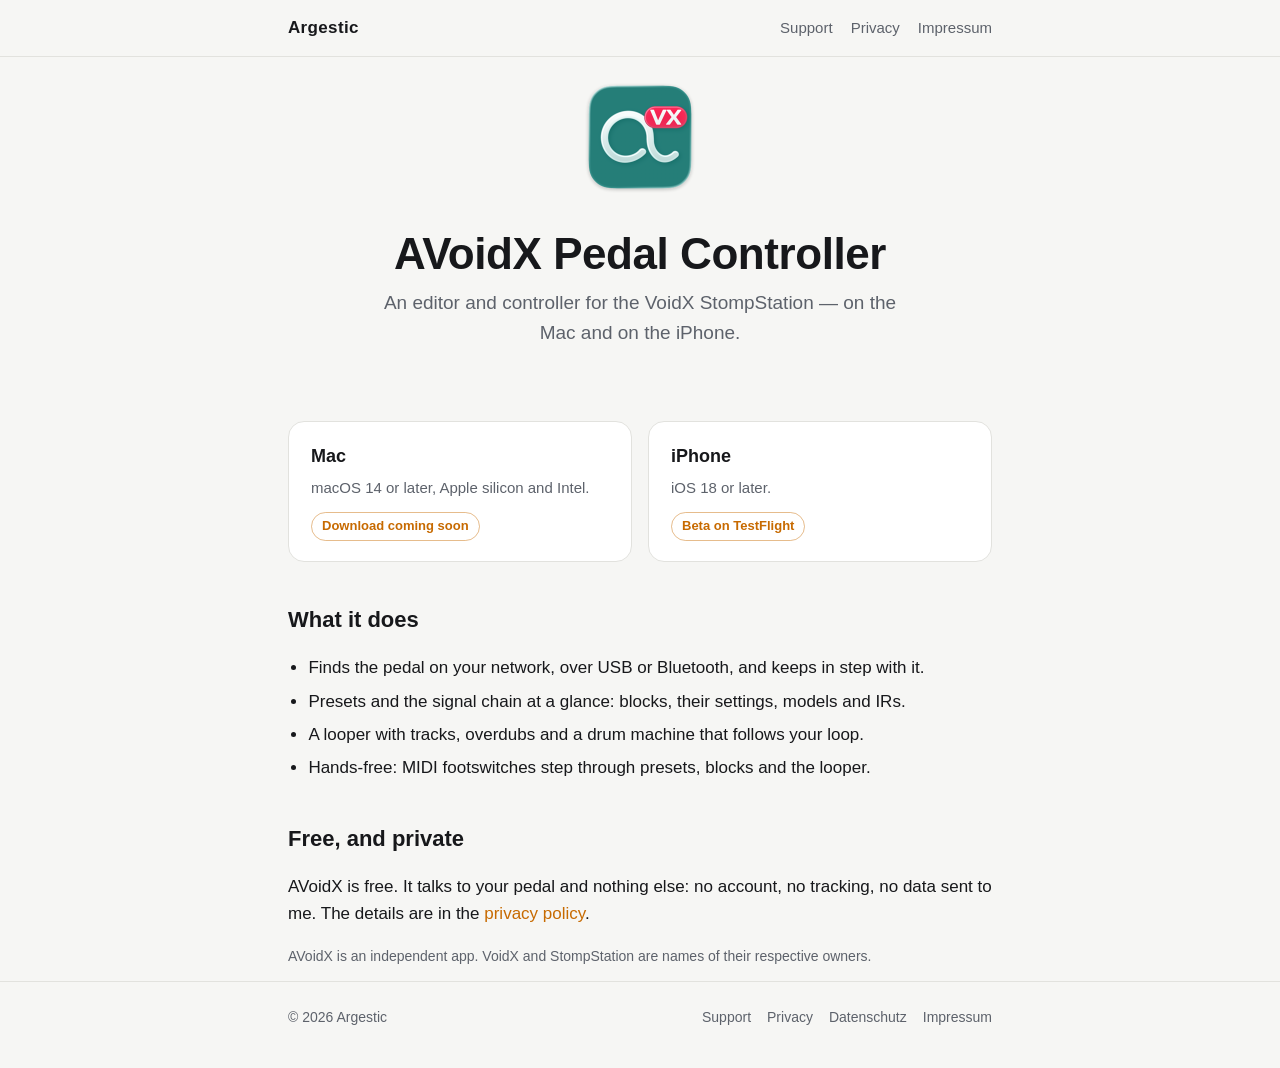
<file: index.html>
<!doctype html>
<html lang="en">
<head>
  <meta charset="utf-8">
  <meta name="viewport" content="width=device-width, initial-scale=1">
  <title>AVoidX Pedal Controller — Argestic</title>
  <meta name="description" content="AVoidX Pedal Controller: an editor and controller for the VoidX StompStation, for Mac and iPhone.">
  <link rel="icon" type="image/png" href="assets/favicon.png">
  <link rel="stylesheet" href="assets/style.css">
</head>
<body>
  <header class="site">
    <div class="wrap">
      <a class="brand" href="./">Argestic</a>
      <nav>
        <a href="support.html">Support</a>
        <a href="privacy.html">Privacy</a>
        <a href="impressum.html">Impressum</a>
      </nav>
    </div>
  </header>

  <main class="wrap">
    <section class="hero">
      <img src="assets/avoidx-icon.png" alt="AVoidX app icon" width="128" height="128">
      <h1>AVoidX Pedal Controller</h1>
      <p class="lead">An editor and controller for the VoidX StompStation — on the Mac and on the iPhone.</p>
    </section>

    <section class="platforms">
      <div class="card">
        <h3>Mac</h3>
        <p>macOS 14 or later, Apple silicon and Intel.</p>
        <span class="badge">Download coming soon</span>
      </div>
      <div class="card">
        <h3>iPhone</h3>
        <p>iOS 18 or later.</p>
        <span class="badge">Beta on TestFlight</span>
      </div>
    </section>

    <h2>What it does</h2>
    <ul class="features">
      <li>Finds the pedal on your network, over USB or Bluetooth, and keeps in step with it.</li>
      <li>Presets and the signal chain at a glance: blocks, their settings, models and IRs.</li>
      <li>A looper with tracks, overdubs and a drum machine that follows your loop.</li>
      <li>Hands-free: MIDI footswitches step through presets, blocks and the looper.</li>
    </ul>

    <h2>Free, and private</h2>
    <p>AVoidX is free. It talks to your pedal and nothing else: no account, no tracking, no data sent to me.
      The details are in the <a href="privacy.html">privacy policy</a>.</p>

    <p class="muted small">AVoidX is an independent app. VoidX and StompStation are names of their respective owners.</p>
  </main>

  <footer class="site">
    <div class="wrap">
      <span>© 2026 Argestic</span>
      <nav>
        <a href="support.html">Support</a>
        <a href="privacy.html">Privacy</a>
        <a href="datenschutz.html">Datenschutz</a>
        <a href="impressum.html">Impressum</a>
      </nav>
    </div>
  </footer>
</body>
</html>
</file>
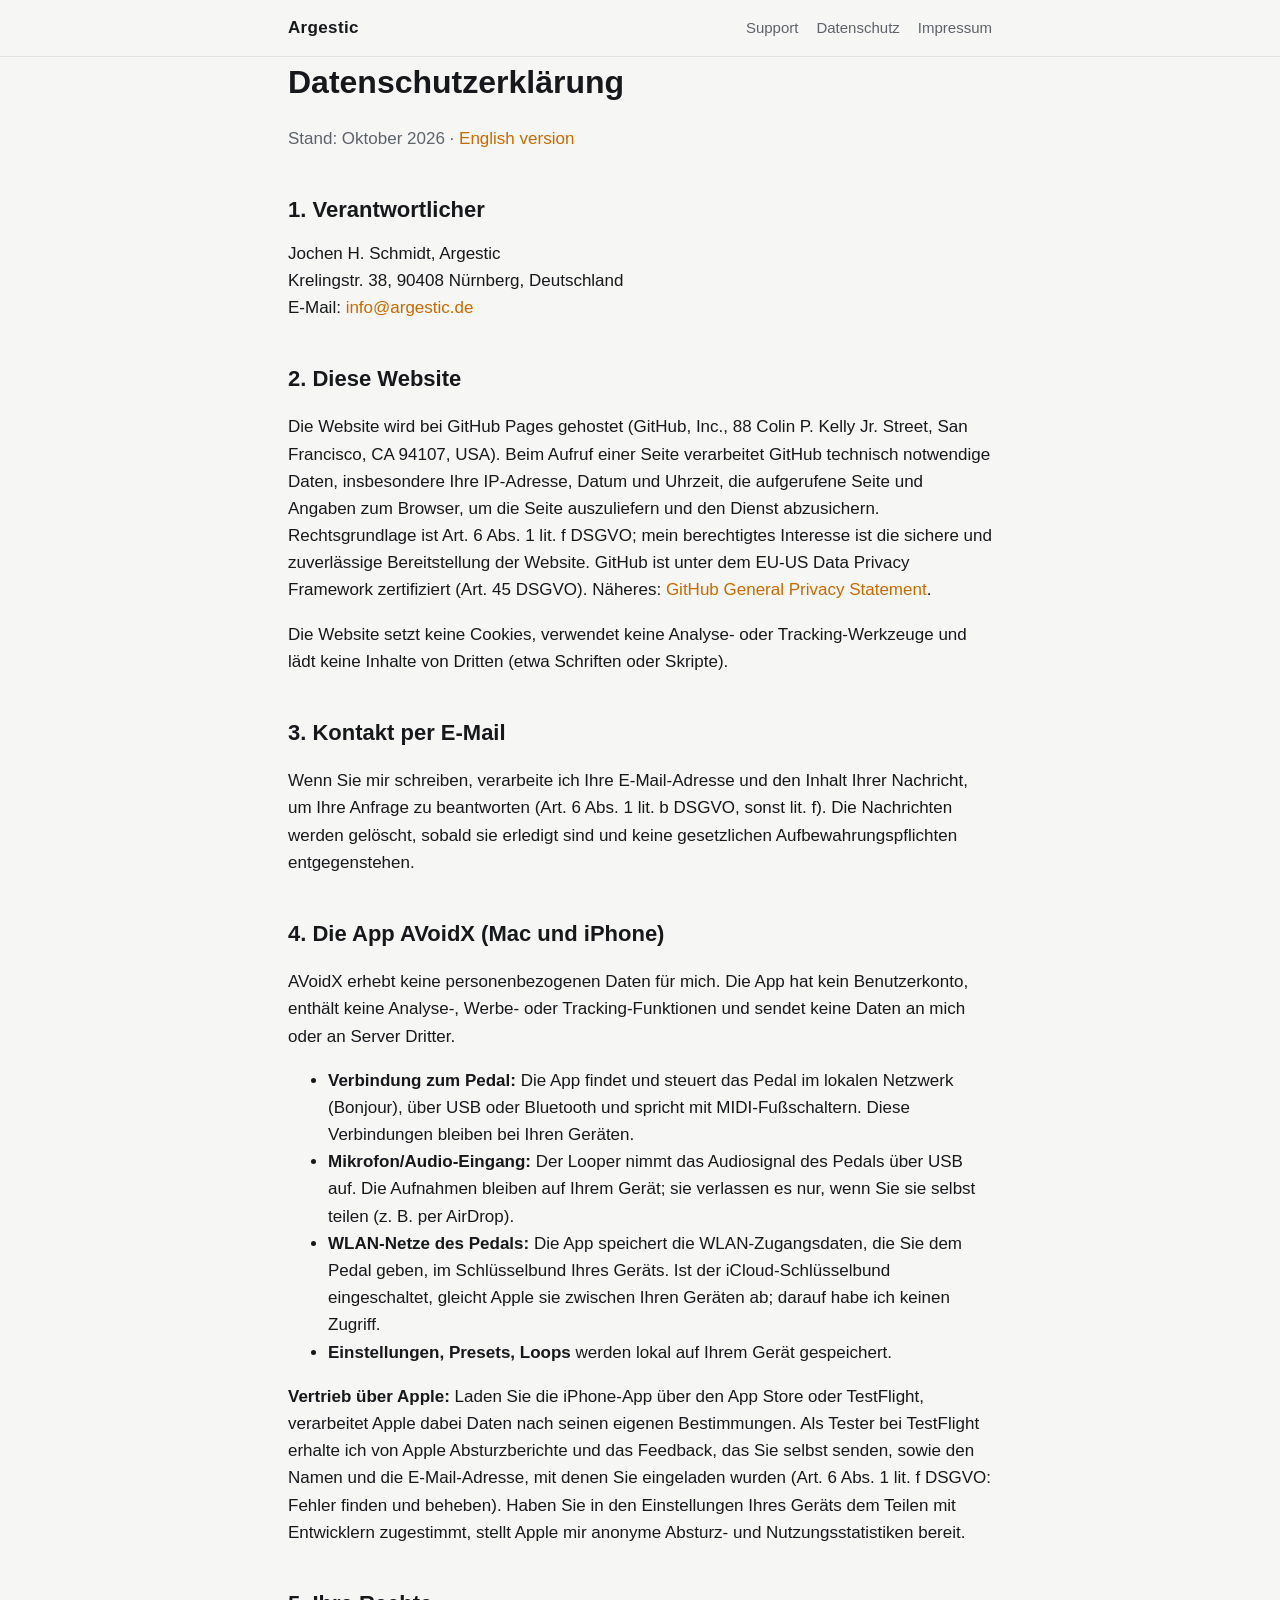
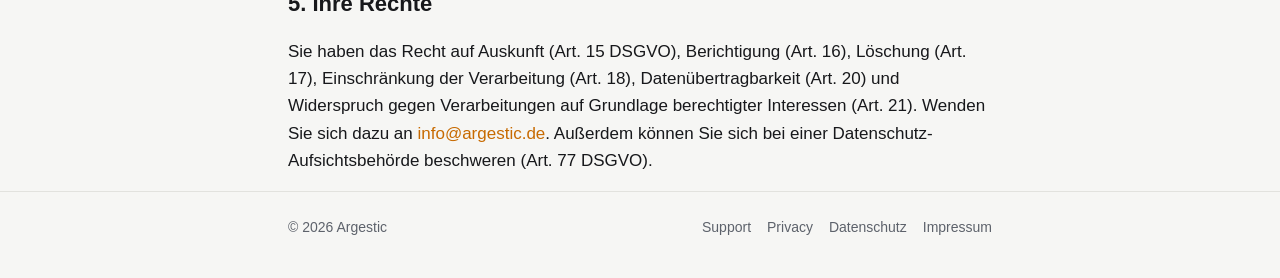
<file: datenschutz.html>
<!doctype html>
<html lang="de">
<head>
  <meta charset="utf-8">
  <meta name="viewport" content="width=device-width, initial-scale=1">
  <title>Datenschutz — Argestic</title>
  <link rel="icon" type="image/png" href="assets/favicon.png">
  <link rel="stylesheet" href="assets/style.css">
</head>
<body>
  <header class="site">
    <div class="wrap">
      <a class="brand" href="./">Argestic</a>
      <nav>
        <a href="support.html">Support</a>
        <a href="datenschutz.html">Datenschutz</a>
        <a href="impressum.html">Impressum</a>
      </nav>
    </div>
  </header>

  <main class="wrap">
    <article>
      <h1>Datenschutzerklärung</h1>
      <p class="muted">Stand: Oktober 2026 · <a href="privacy.html">English version</a></p>

      <h2>1. Verantwortlicher</h2>
      <address>
        Jochen H. Schmidt, Argestic<br>
        Krelingstr. 38, 90408 Nürnberg, Deutschland<br>
        E-Mail: <a href="mailto:info@argestic.de">info@argestic.de</a>
      </address>

      <h2>2. Diese Website</h2>
      <p>Die Website wird bei GitHub Pages gehostet (GitHub, Inc., 88 Colin P. Kelly Jr. Street,
        San Francisco, CA 94107, USA). Beim Aufruf einer Seite verarbeitet GitHub technisch notwendige
        Daten, insbesondere Ihre IP-Adresse, Datum und Uhrzeit, die aufgerufene Seite und Angaben zum
        Browser, um die Seite auszuliefern und den Dienst abzusichern. Rechtsgrundlage ist
        Art. 6 Abs. 1 lit. f DSGVO; mein berechtigtes Interesse ist die sichere und zuverlässige
        Bereitstellung der Website. GitHub ist unter dem EU-US Data Privacy Framework zertifiziert
        (Art. 45 DSGVO). Näheres: <a href="https://docs.github.com/site-policy/privacy-policies/github-general-privacy-statement">GitHub General Privacy Statement</a>.</p>
      <p>Die Website setzt keine Cookies, verwendet keine Analyse- oder Tracking-Werkzeuge und lädt keine
        Inhalte von Dritten (etwa Schriften oder Skripte).</p>

      <h2>3. Kontakt per E-Mail</h2>
      <p>Wenn Sie mir schreiben, verarbeite ich Ihre E-Mail-Adresse und den Inhalt Ihrer Nachricht, um
        Ihre Anfrage zu beantworten (Art. 6 Abs. 1 lit. b DSGVO, sonst lit. f). Die Nachrichten werden
        gelöscht, sobald sie erledigt sind und keine gesetzlichen Aufbewahrungspflichten entgegenstehen.</p>

      <h2>4. Die App AVoidX (Mac und iPhone)</h2>
      <p>AVoidX erhebt keine personenbezogenen Daten für mich. Die App hat kein Benutzerkonto, enthält
        keine Analyse-, Werbe- oder Tracking-Funktionen und sendet keine Daten an mich oder an Server
        Dritter.</p>
      <ul>
        <li><strong>Verbindung zum Pedal:</strong> Die App findet und steuert das Pedal im lokalen
          Netzwerk (Bonjour), über USB oder Bluetooth und spricht mit MIDI-Fußschaltern. Diese
          Verbindungen bleiben bei Ihren Geräten.</li>
        <li><strong>Mikrofon/Audio-Eingang:</strong> Der Looper nimmt das Audiosignal des Pedals über
          USB auf. Die Aufnahmen bleiben auf Ihrem Gerät; sie verlassen es nur, wenn Sie sie selbst
          teilen (z. B. per AirDrop).</li>
        <li><strong>WLAN-Netze des Pedals:</strong> Die App speichert die WLAN-Zugangsdaten, die Sie dem
          Pedal geben, im Schlüsselbund Ihres Geräts. Ist der iCloud-Schlüsselbund eingeschaltet,
          gleicht Apple sie zwischen Ihren Geräten ab; darauf habe ich keinen Zugriff.</li>
        <li><strong>Einstellungen, Presets, Loops</strong> werden lokal auf Ihrem Gerät gespeichert.</li>
      </ul>
      <p><strong>Vertrieb über Apple:</strong> Laden Sie die iPhone-App über den App Store oder
        TestFlight, verarbeitet Apple dabei Daten nach seinen eigenen Bestimmungen. Als Tester bei
        TestFlight erhalte ich von Apple Absturzberichte und das Feedback, das Sie selbst senden, sowie
        den Namen und die E-Mail-Adresse, mit denen Sie eingeladen wurden (Art. 6 Abs. 1 lit. f DSGVO:
        Fehler finden und beheben). Haben Sie in den Einstellungen Ihres Geräts dem Teilen mit
        Entwicklern zugestimmt, stellt Apple mir anonyme Absturz- und Nutzungsstatistiken bereit.</p>

      <h2>5. Ihre Rechte</h2>
      <p>Sie haben das Recht auf Auskunft (Art. 15 DSGVO), Berichtigung (Art. 16), Löschung (Art. 17),
        Einschränkung der Verarbeitung (Art. 18), Datenübertragbarkeit (Art. 20) und Widerspruch gegen
        Verarbeitungen auf Grundlage berechtigter Interessen (Art. 21). Wenden Sie sich dazu an
        <a href="mailto:info@argestic.de">info@argestic.de</a>. Außerdem können Sie sich bei einer
        Datenschutz-Aufsichtsbehörde beschweren (Art. 77 DSGVO).</p>
    </article>
  </main>

  <footer class="site">
    <div class="wrap">
      <span>© 2026 Argestic</span>
      <nav>
        <a href="support.html">Support</a>
        <a href="privacy.html">Privacy</a>
        <a href="datenschutz.html">Datenschutz</a>
        <a href="impressum.html">Impressum</a>
      </nav>
    </div>
  </footer>
</body>
</html>
</file>
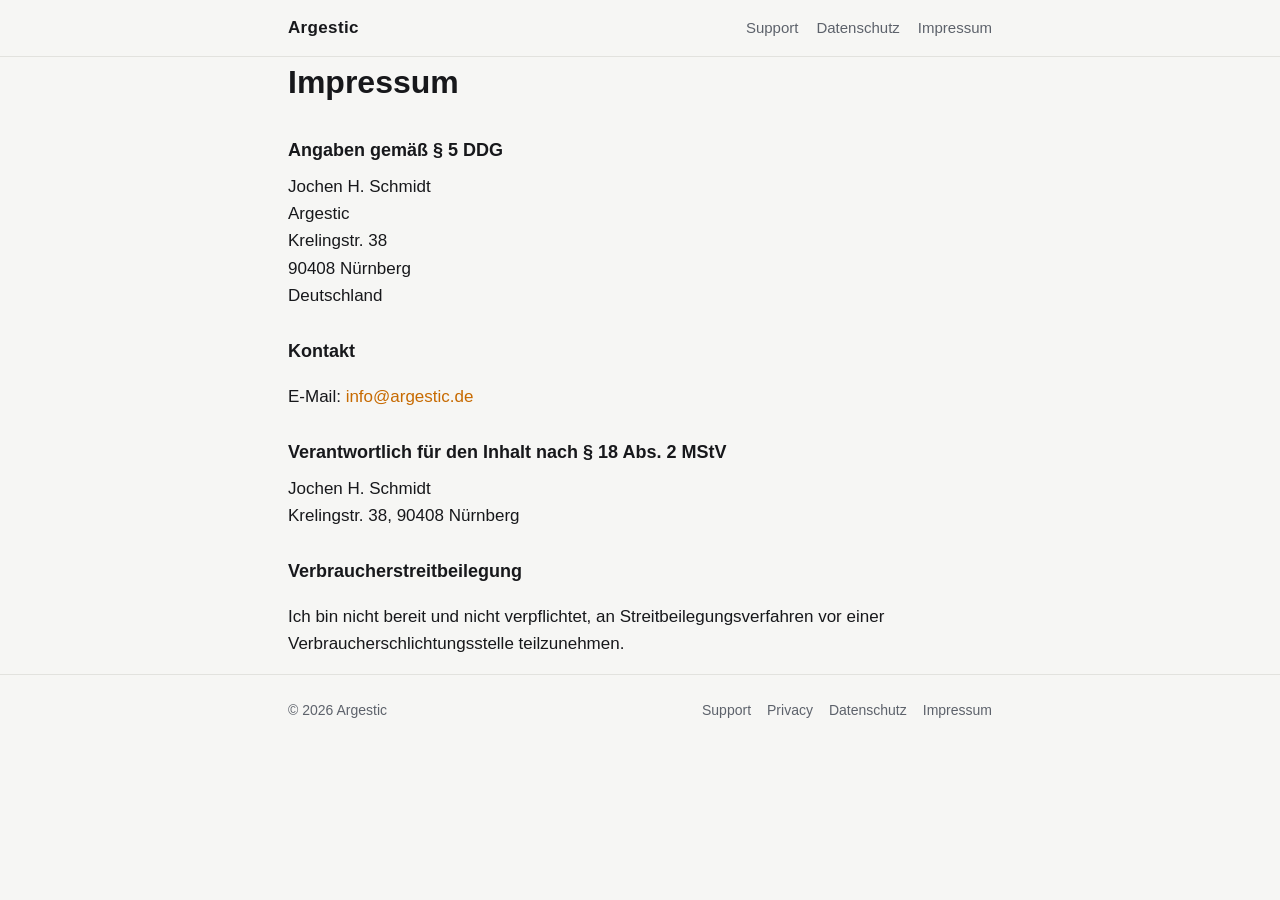
<file: impressum.html>
<!doctype html>
<html lang="de">
<head>
  <meta charset="utf-8">
  <meta name="viewport" content="width=device-width, initial-scale=1">
  <title>Impressum — Argestic</title>
  <meta name="robots" content="noindex">
  <link rel="icon" type="image/png" href="assets/favicon.png">
  <link rel="stylesheet" href="assets/style.css">
</head>
<body>
  <header class="site">
    <div class="wrap">
      <a class="brand" href="./">Argestic</a>
      <nav>
        <a href="support.html">Support</a>
        <a href="datenschutz.html">Datenschutz</a>
        <a href="impressum.html">Impressum</a>
      </nav>
    </div>
  </header>

  <main class="wrap">
    <article>
      <h1>Impressum</h1>

      <h3>Angaben gemäß § 5 DDG</h3>
      <address>
        Jochen H. Schmidt<br>
        Argestic<br>
        Krelingstr. 38<br>
        90408 Nürnberg<br>
        Deutschland
      </address>

      <h3>Kontakt</h3>
      <p>E-Mail: <a href="mailto:info@argestic.de">info@argestic.de</a></p>

      <h3>Verantwortlich für den Inhalt nach § 18 Abs. 2 MStV</h3>
      <address>
        Jochen H. Schmidt<br>
        Krelingstr. 38, 90408 Nürnberg
      </address>

      <h3>Verbraucherstreitbeilegung</h3>
      <p>Ich bin nicht bereit und nicht verpflichtet, an Streitbeilegungsverfahren vor einer
        Verbraucherschlichtungsstelle teilzunehmen.</p>
    </article>
  </main>

  <footer class="site">
    <div class="wrap">
      <span>© 2026 Argestic</span>
      <nav>
        <a href="support.html">Support</a>
        <a href="privacy.html">Privacy</a>
        <a href="datenschutz.html">Datenschutz</a>
        <a href="impressum.html">Impressum</a>
      </nav>
    </div>
  </footer>
</body>
</html>
</file>
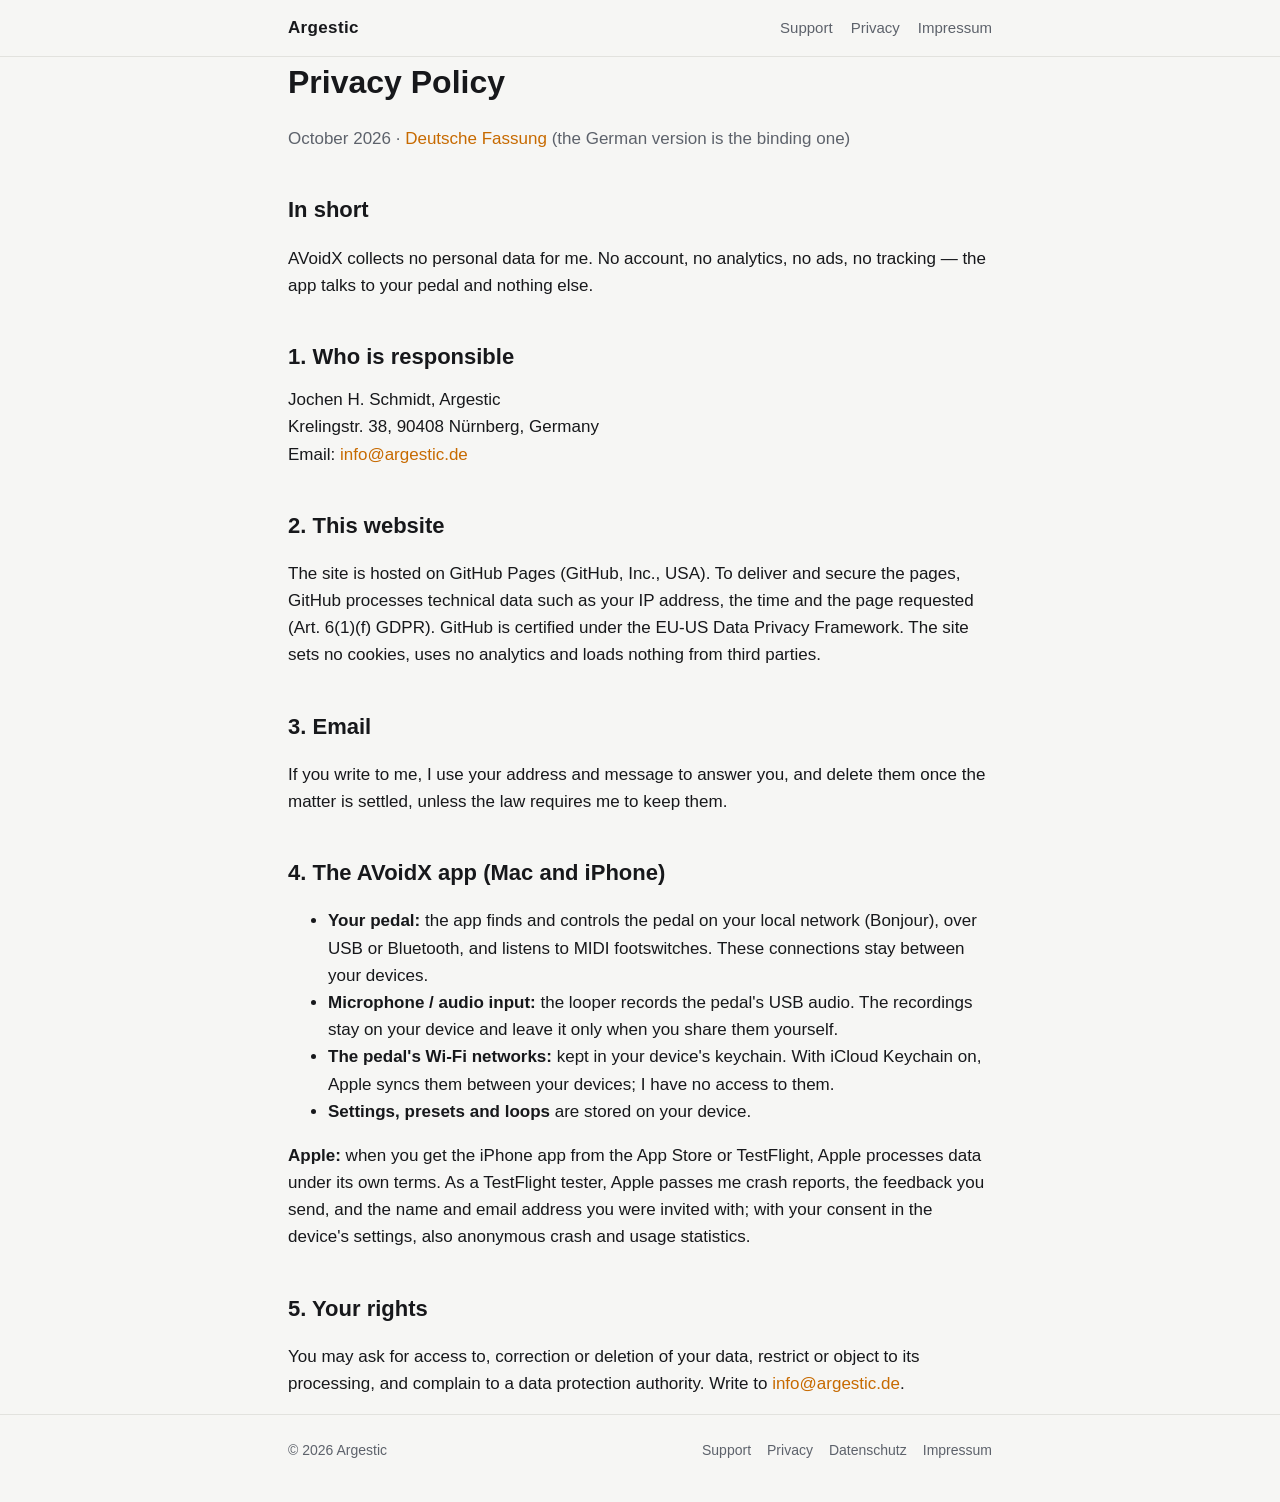
<file: privacy.html>
<!doctype html>
<html lang="en">
<head>
  <meta charset="utf-8">
  <meta name="viewport" content="width=device-width, initial-scale=1">
  <title>Privacy — AVoidX</title>
  <link rel="icon" type="image/png" href="assets/favicon.png">
  <link rel="stylesheet" href="assets/style.css">
</head>
<body>
  <header class="site">
    <div class="wrap">
      <a class="brand" href="./">Argestic</a>
      <nav>
        <a href="support.html">Support</a>
        <a href="privacy.html">Privacy</a>
        <a href="impressum.html">Impressum</a>
      </nav>
    </div>
  </header>

  <main class="wrap">
    <article>
      <h1>Privacy Policy</h1>
      <p class="muted">October 2026 · <a href="datenschutz.html">Deutsche Fassung</a> (the German version is the binding one)</p>

      <h2>In short</h2>
      <p>AVoidX collects no personal data for me. No account, no analytics, no ads, no tracking — the app
        talks to your pedal and nothing else.</p>

      <h2>1. Who is responsible</h2>
      <address>
        Jochen H. Schmidt, Argestic<br>
        Krelingstr. 38, 90408 Nürnberg, Germany<br>
        Email: <a href="mailto:info@argestic.de">info@argestic.de</a>
      </address>

      <h2>2. This website</h2>
      <p>The site is hosted on GitHub Pages (GitHub, Inc., USA). To deliver and secure the pages, GitHub
        processes technical data such as your IP address, the time and the page requested
        (Art. 6(1)(f) GDPR). GitHub is certified under the EU-US Data Privacy Framework. The site sets no
        cookies, uses no analytics and loads nothing from third parties.</p>

      <h2>3. Email</h2>
      <p>If you write to me, I use your address and message to answer you, and delete them once the
        matter is settled, unless the law requires me to keep them.</p>

      <h2>4. The AVoidX app (Mac and iPhone)</h2>
      <ul>
        <li><strong>Your pedal:</strong> the app finds and controls the pedal on your local network
          (Bonjour), over USB or Bluetooth, and listens to MIDI footswitches. These connections stay
          between your devices.</li>
        <li><strong>Microphone / audio input:</strong> the looper records the pedal's USB audio. The
          recordings stay on your device and leave it only when you share them yourself.</li>
        <li><strong>The pedal's Wi-Fi networks:</strong> kept in your device's keychain. With iCloud
          Keychain on, Apple syncs them between your devices; I have no access to them.</li>
        <li><strong>Settings, presets and loops</strong> are stored on your device.</li>
      </ul>
      <p><strong>Apple:</strong> when you get the iPhone app from the App Store or TestFlight, Apple
        processes data under its own terms. As a TestFlight tester, Apple passes me crash reports, the
        feedback you send, and the name and email address you were invited with; with your consent in
        the device's settings, also anonymous crash and usage statistics.</p>

      <h2>5. Your rights</h2>
      <p>You may ask for access to, correction or deletion of your data, restrict or object to its
        processing, and complain to a data protection authority. Write to
        <a href="mailto:info@argestic.de">info@argestic.de</a>.</p>
    </article>
  </main>

  <footer class="site">
    <div class="wrap">
      <span>© 2026 Argestic</span>
      <nav>
        <a href="support.html">Support</a>
        <a href="privacy.html">Privacy</a>
        <a href="datenschutz.html">Datenschutz</a>
        <a href="impressum.html">Impressum</a>
      </nav>
    </div>
  </footer>
</body>
</html>
</file>
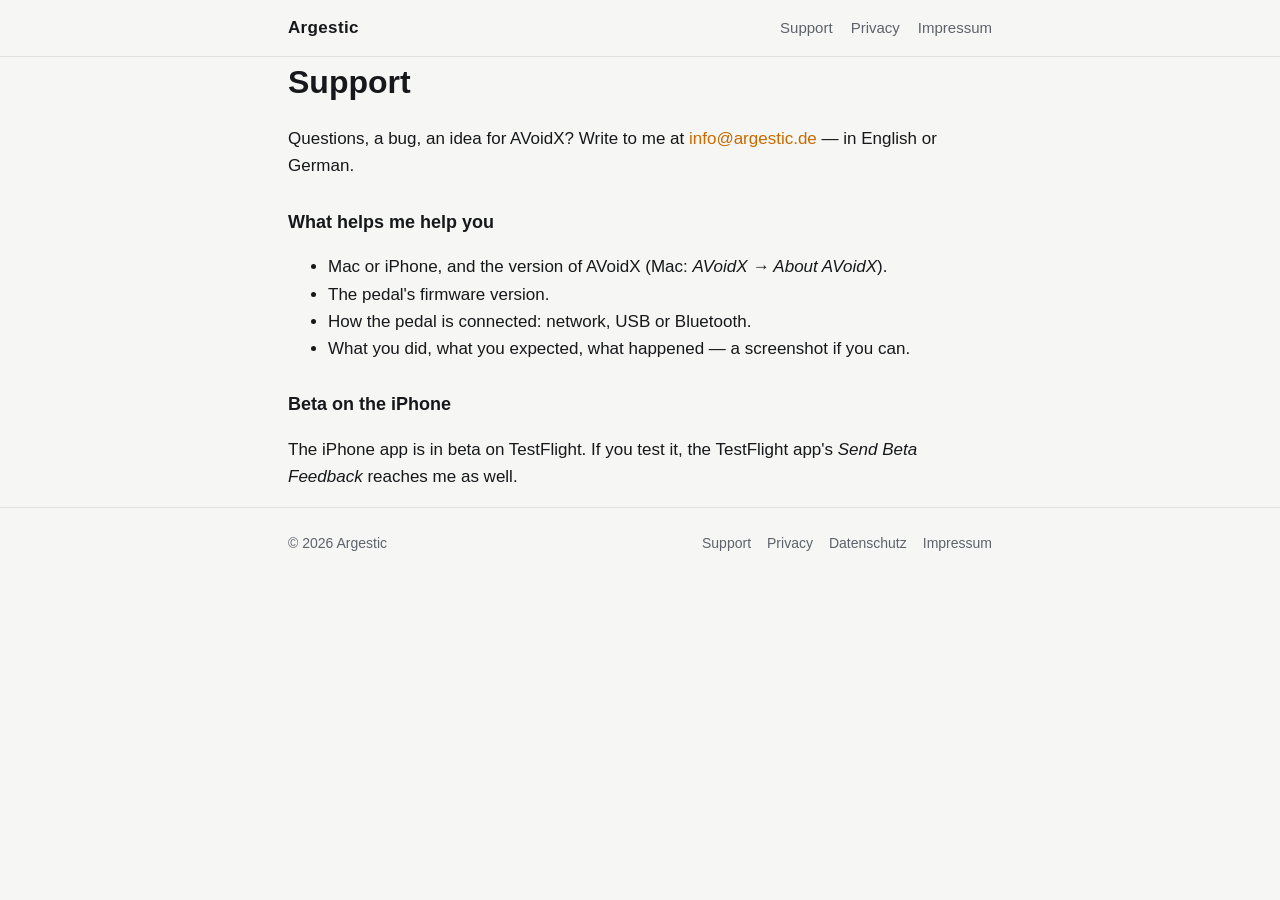
<file: support.html>
<!doctype html>
<html lang="en">
<head>
  <meta charset="utf-8">
  <meta name="viewport" content="width=device-width, initial-scale=1">
  <title>Support — AVoidX</title>
  <link rel="icon" type="image/png" href="assets/favicon.png">
  <link rel="stylesheet" href="assets/style.css">
</head>
<body>
  <header class="site">
    <div class="wrap">
      <a class="brand" href="./">Argestic</a>
      <nav>
        <a href="support.html">Support</a>
        <a href="privacy.html">Privacy</a>
        <a href="impressum.html">Impressum</a>
      </nav>
    </div>
  </header>

  <main class="wrap">
    <article>
      <h1>Support</h1>
      <p>Questions, a bug, an idea for AVoidX? Write to me at
        <a href="mailto:info@argestic.de">info@argestic.de</a> — in English or German.</p>

      <h3>What helps me help you</h3>
      <ul>
        <li>Mac or iPhone, and the version of AVoidX (Mac: <em>AVoidX → About AVoidX</em>).</li>
        <li>The pedal's firmware version.</li>
        <li>How the pedal is connected: network, USB or Bluetooth.</li>
        <li>What you did, what you expected, what happened — a screenshot if you can.</li>
      </ul>

      <h3>Beta on the iPhone</h3>
      <p>The iPhone app is in beta on TestFlight. If you test it, the TestFlight app's
        <em>Send Beta Feedback</em> reaches me as well.</p>
    </article>
  </main>

  <footer class="site">
    <div class="wrap">
      <span>© 2026 Argestic</span>
      <nav>
        <a href="support.html">Support</a>
        <a href="privacy.html">Privacy</a>
        <a href="datenschutz.html">Datenschutz</a>
        <a href="impressum.html">Impressum</a>
      </nav>
    </div>
  </footer>
</body>
</html>
</file>
<file: assets/style.css>
:root {
  --bg: #0e0f12;
  --panel: #17191e;
  --line: #262a31;
  --text: #e8e9ec;
  --muted: #9aa0aa;
  --accent: #ff9f2e;
  --max: 46rem;
}

@media (prefers-color-scheme: light) {
  :root {
    --bg: #f6f6f4;
    --panel: #ffffff;
    --line: #e2e2de;
    --text: #17181b;
    --muted: #5d626b;
    --accent: #c76a00;
  }
}

* { box-sizing: border-box; }

html { -webkit-text-size-adjust: 100%; }

body {
  margin: 0;
  background: var(--bg);
  color: var(--text);
  font: 17px/1.6 -apple-system, BlinkMacSystemFont, "SF Pro Text", "Segoe UI", Roboto, Helvetica, Arial, sans-serif;
}

a { color: var(--accent); text-decoration: none; }
a:hover { text-decoration: underline; }

.wrap { max-width: var(--max); margin: 0 auto; padding: 0 16px; }

header.site {
  border-bottom: 1px solid var(--line);
}
header.site .wrap {
  display: flex; align-items: center; justify-content: space-between;
  min-height: 56px; gap: 16px;
}
header.site .brand { color: var(--text); font-weight: 700; letter-spacing: .02em; }
header.site nav { display: flex; gap: 18px; font-size: 15px; }
header.site nav a { color: var(--muted); }
header.site nav a:hover { color: var(--text); text-decoration: none; }

main { padding: 48px 0 64px; }

.hero { text-align: center; padding: 16px 0 32px; }
.hero img { width: 128px; height: 128px; }
.hero h1 { font-size: clamp(30px, 6vw, 44px); line-height: 1.15; margin: 20px 0 8px; letter-spacing: -.01em; }
.hero p.lead { color: var(--muted); font-size: 19px; margin: 0 auto; max-width: 34rem; }

.platforms {
  display: grid; grid-template-columns: repeat(auto-fit, minmax(240px, 1fr));
  gap: 16px; margin: 40px 0;
}
.card {
  background: var(--panel); border: 1px solid var(--line); border-radius: 16px;
  padding: 20px 22px;
}
.card h3 { margin: 0 0 6px; font-size: 18px; }
.card p { margin: 0; color: var(--muted); font-size: 15px; }
.badge {
  display: inline-block; margin-top: 12px; padding: 3px 10px; border-radius: 999px;
  font-size: 13px; font-weight: 600; color: var(--accent);
  border: 1px solid color-mix(in srgb, var(--accent) 45%, transparent);
}

h2 { font-size: 22px; margin: 40px 0 12px; }
h3 { font-size: 18px; margin: 28px 0 8px; }
ul.features { padding-left: 1.2em; }
ul.features li { margin: 6px 0; }
.muted { color: var(--muted); }
.small { font-size: 14px; }

article h1 { font-size: 32px; margin: 0 0 8px; }
article p, article li { overflow-wrap: anywhere; }
address { font-style: normal; }

footer.site { border-top: 1px solid var(--line); padding: 24px 0 40px; font-size: 14px; color: var(--muted); }
footer.site .wrap { display: flex; flex-wrap: wrap; gap: 8px 20px; justify-content: space-between; }
footer.site nav { display: flex; flex-wrap: wrap; gap: 8px 16px; }
footer.site a { color: var(--muted); }
</file>
